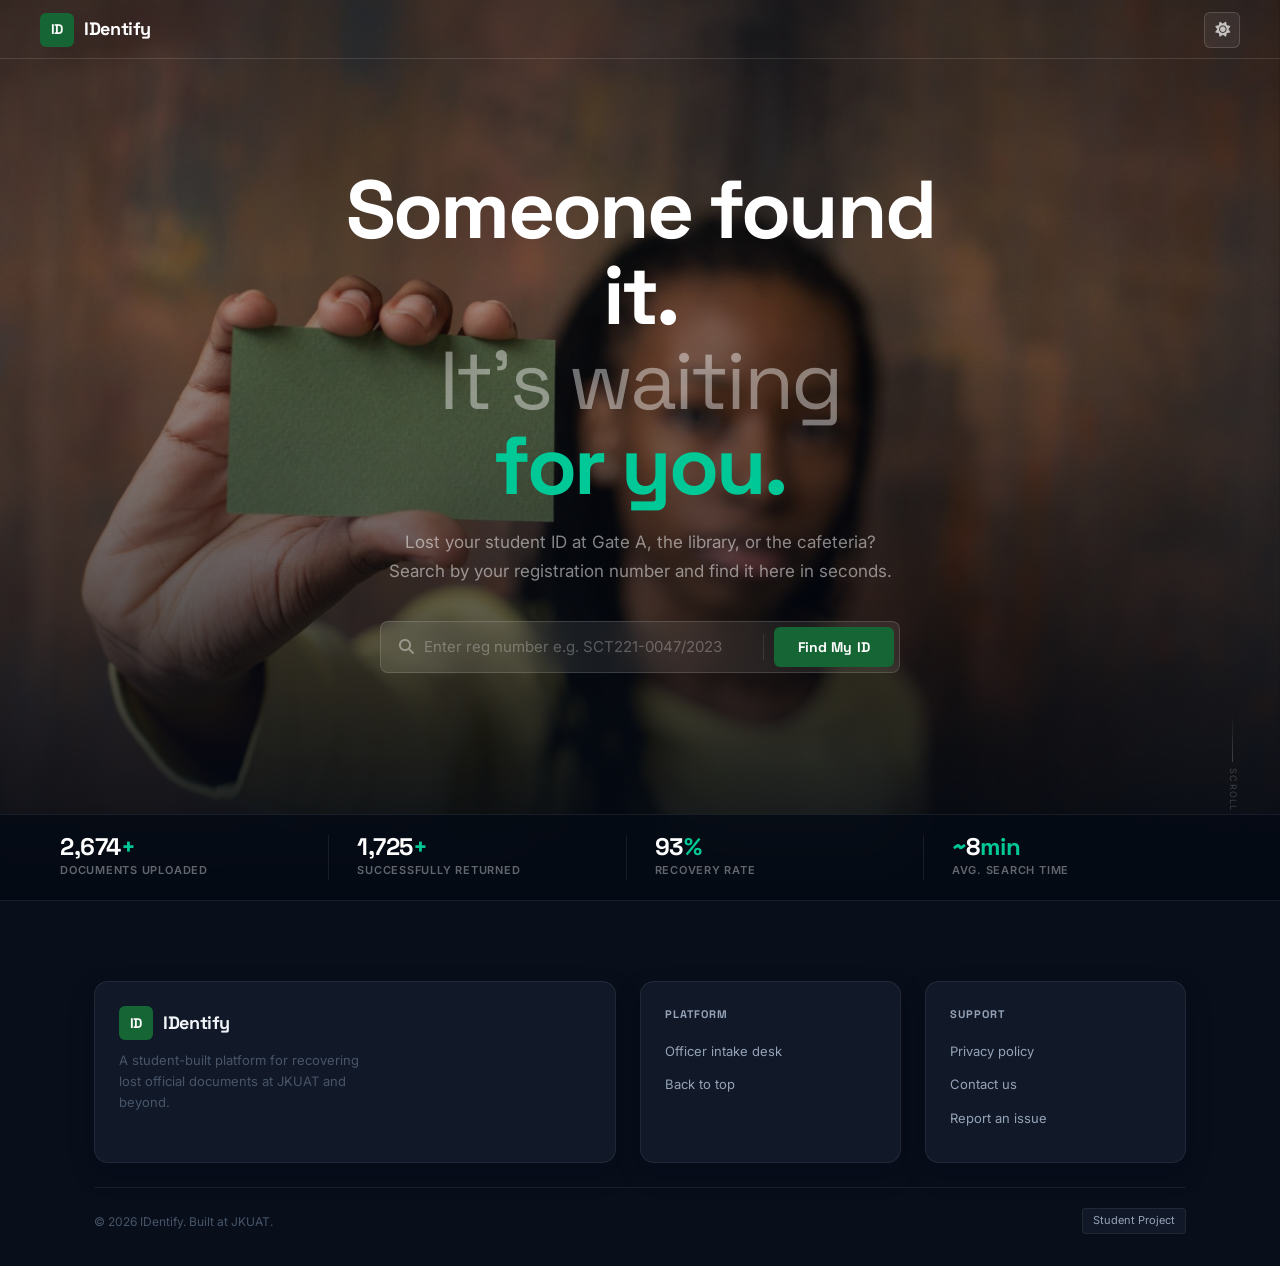
<file: frontend/pages/index.html>
<!doctype html>
<html lang="en" data-theme="dark">
  <head>
    <meta charset="UTF-8" />
    <meta name="viewport" content="width=device-width, initial-scale=1.0" />
    <title>IDentify - Lost Document Recovery</title>
    <meta
      name="description"
      content="Recover your lost student ID, passport or official document in minutes."
    />
    <link rel="preconnect" href="https://fonts.googleapis.com" />
    <link rel="preconnect" href="https://fonts.gstatic.com" crossorigin />
    <link
      href="https://fonts.googleapis.com/css2?family=Space+Grotesk:wght@300;400;500;600;700&family=Inter:wght@300;400;500;600&display=swap"
      rel="stylesheet"
    />
    <link
      rel="stylesheet"
      href="https://cdnjs.cloudflare.com/ajax/libs/font-awesome/6.5.0/css/all.min.css"
    />
    <link rel="stylesheet" href="../css/main.css" />
    <link rel="stylesheet" href="../css/components.css" />
    <link rel="stylesheet" href="../css/pages.css" />

    <style>
      /* ══ GLOBAL RADIUS OVERRIDE - more square ══ */
      :root {
        --r-xs: 4px;
        --r-sm: 6px;
        --r-md: 8px;
        --r-lg: 10px;
        --r-xl: 14px;
        --r-full: 6px; /* pills are now near-square too */
      }

      /* ══ NAVBAR WITH BOTTOM LINE ══ */
      .navbar {
        position: fixed;
        top: 0;
        left: 0;
        right: 0;
        z-index: 100;
        padding: 0 40px;
        height: 60px;
        display: flex;
        align-items: center;
        justify-content: space-between;
        background: transparent;
        border-bottom: 1px solid transparent;
        transition:
          background 0.3s,
          border-color 0.3s;
      }
      .navbar::after {
        content: "";
        position: absolute;
        bottom: 0;
        left: 0;
        right: 0;
        height: 1px;
        background: rgba(255, 255, 255, 0.12);
      }
      .navbar.scrolled {
        background: rgba(6, 12, 22, 0.9);
        backdrop-filter: blur(20px);
        -webkit-backdrop-filter: blur(20px);
      }
      [data-theme="light"] .navbar::after {
        background: rgba(0, 0, 0, 0.1);
      }
      [data-theme="light"] .navbar.scrolled {
        background: rgba(248, 250, 252, 0.92);
      }

      .nav-logo {
        display: flex;
        align-items: center;
        gap: 10px;
        font-family: var(--font-display);
        font-weight: 700;
        font-size: 18px;
        color: #fff;
        letter-spacing: -0.02em;
      }
      [data-theme="light"] .nav-logo {
        color: var(--text-primary);
      }
      .nav-logo-icon {
        width: 34px;
        height: 34px;
        background: var(--green-800);
        border-radius: var(--r-sm);
        display: flex;
        align-items: center;
        justify-content: center;
        color: white;
        font-size: 14px;
        font-weight: 700;
      }
      .nav-links {
        display: flex;
        align-items: center;
        gap: 4px;
        list-style: none;
      }
      .nav-links a {
        font-size: 14px;
        font-weight: 500;
        color: rgba(255, 255, 255, 0.65);
        padding: 6px 14px;
        border-radius: var(--r-sm);
        transition:
          color 0.2s,
          background 0.2s;
      }
      .nav-links a:hover {
        color: #fff;
        background: rgba(255, 255, 255, 0.07);
      }
      [data-theme="light"] .nav-links a {
        color: var(--text-secondary);
      }
      [data-theme="light"] .nav-links a:hover {
        color: var(--text-primary);
        background: var(--bg-secondary);
      }

      .nav-actions {
        display: flex;
        align-items: center;
        gap: 10px;
      }
      .theme-toggle {
        width: 36px;
        height: 36px;
        border-radius: var(--r-sm);
        border: 1px solid rgba(255, 255, 255, 0.15);
        background: rgba(255, 255, 255, 0.06);
        color: rgba(255, 255, 255, 0.7);
        display: flex;
        align-items: center;
        justify-content: center;
        font-size: 15px;
        cursor: pointer;
        transition: all 0.2s;
      }
      .theme-toggle:hover {
        border-color: var(--green-400);
        color: #fff;
      }
      [data-theme="light"] .theme-toggle {
        border-color: var(--border-strong);
        background: var(--bg-card);
        color: var(--text-secondary);
      }
      .btn-nav-cta {
        display: inline-flex;
        align-items: center;
        gap: 7px;
        padding: 8px 18px;
        border-radius: var(--r-sm);
        background: var(--green-800);
        color: #fff;
        font-size: 13px;
        font-weight: 600;
        font-family: var(--font-body);
        border: none;
        cursor: pointer;
        transition: background 0.2s;
        text-decoration: none;
      }
      .btn-nav-cta:hover {
        background: var(--green-700);
      }

      /* ══ HERO ══ */
      .hero {
        min-height: 100vh;
        position: relative;
        display: flex;
        align-items: center;
        justify-content: center;
        overflow: hidden;
        padding-top: 60px;
        background: #060c16;
      }
      .hero-photo {
        position: absolute;
        inset: 0;
        background-image: url("../assets/images/hero.jpg");
        background-size: cover;
        background-position: center 28%;
        transform: scale(1.04);
        transition: transform 8s ease-out;
        will-change: transform;
      }
      .hero-photo.loaded {
        transform: scale(1);
      }
      .hero-overlay {
        position: absolute;
        inset: 0;
        background: linear-gradient(
          to bottom,
          rgba(4, 10, 20, 0.5) 0%,
          rgba(4, 10, 20, 0.3) 30%,
          rgba(4, 10, 20, 0.65) 70%,
          rgba(4, 10, 20, 1) 100%
        );
      }

      /* CENTER aligned hero content */
      .hero-content {
        position: relative;
        z-index: 3;
        width: 100%;
        max-width: 720px;
        margin: 0 auto;
        padding: 60px 24px 180px;
        text-align: center;
        display: flex;
        flex-direction: column;
        align-items: center;
      }

      .hero-title {
        font-family: var(--font-display);
        font-size: clamp(44px, 7vw, 82px);
        font-weight: 700;
        line-height: 1.04;
        letter-spacing: -0.035em;
        color: #fff;
        margin-bottom: 20px;
      }
      .hero-title .t-dim {
        color: rgba(255, 255, 255, 0.42);
        font-weight: 400;
        display: block;
      }
      .hero-title .t-accent {
        display: block;
        color: #00c896;
      }

      .hero-subtitle {
        font-size: 17px;
        color: rgba(255, 255, 255, 0.5);
        max-width: 520px;
        margin-bottom: 36px;
        line-height: 1.65;
        font-weight: 400;
      }

      /* Search - NO scan animation */
      .search-widget {
        background: rgba(255, 255, 255, 0.08);
        border: 1px solid rgba(255, 255, 255, 0.14);
        border-radius: var(--r-md);
        padding: 5px 5px 5px 18px;
        display: flex;
        align-items: center;
        gap: 10px;
        width: 100%;
        max-width: 520px;
        backdrop-filter: blur(16px);
        -webkit-backdrop-filter: blur(16px);
        transition: border-color 0.2s;
      }
      .search-widget:focus-within {
        border-color: rgba(0, 200, 150, 0.5);
      }
      .search-icon {
        color: rgba(255, 255, 255, 0.4);
        font-size: 15px;
        flex-shrink: 0;
      }
      .search-input {
        flex: 1;
        border: none;
        background: transparent;
        font-family: var(--font-body);
        font-size: 15px;
        color: #fff;
        outline: none;
        padding: 10px 0;
        min-width: 0;
      }
      .search-input::placeholder {
        color: rgba(255, 255, 255, 0.28);
      }
      .search-divider {
        width: 1px;
        height: 26px;
        background: rgba(255, 255, 255, 0.1);
        flex-shrink: 0;
      }
      .search-btn {
        background: var(--green-800);
        color: #fff;
        padding: 11px 24px;
        border-radius: var(--r-sm);
        font-weight: 700;
        font-size: 14px;
        font-family: var(--font-display);
        border: none;
        cursor: pointer;
        transition: background 0.2s;
        white-space: nowrap;
        flex-shrink: 0;
        letter-spacing: 0.01em;
      }
      .search-btn:hover {
        background: var(--green-700);
      }
      .search-hint {
        font-size: 13px;
        color: rgba(255, 255, 255, 0.32);
        margin-top: 12px;
      }
      .search-hint a {
        color: rgba(0, 200, 150, 0.8);
        font-weight: 600;
      }
      .search-hint a:hover {
        color: #00c896;
      }

      /* Stats bar */
      .hero-stats-bar {
        position: absolute;
        bottom: 0;
        left: 0;
        right: 0;
        z-index: 4;
        border-top: 1px solid rgba(255, 255, 255, 0.08);
        background: rgba(4, 10, 20, 0.8);
        backdrop-filter: blur(20px);
        padding: 20px 40px;
      }
      .hero-stats-inner {
        max-width: 1160px;
        margin: 0 auto;
        display: flex;
        align-items: center;
        flex-wrap: wrap;
      }
      .hero-stat {
        flex: 1;
        min-width: 100px;
        padding: 0 28px;
        border-right: 1px solid rgba(255, 255, 255, 0.08);
      }
      .hero-stat:first-child {
        padding-left: 0;
      }
      .hero-stat:last-child {
        border-right: none;
      }
      .hero-stat-num {
        font-family: var(--font-display);
        font-size: 24px;
        font-weight: 700;
        color: #fff;
        letter-spacing: -0.02em;
        line-height: 1;
        margin-bottom: 3px;
      }
      .hero-stat-num .ac {
        color: #00c896;
      }
      .hero-stat-label {
        font-size: 11px;
        color: rgba(255, 255, 255, 0.38);
        font-weight: 600;
        text-transform: uppercase;
        letter-spacing: 0.07em;
      }

      /* Scroll hint */
      .scroll-hint {
        position: absolute;
        bottom: 88px;
        right: 40px;
        z-index: 3;
        display: flex;
        flex-direction: column;
        align-items: center;
        gap: 6px;
      }
      .scroll-line {
        width: 1px;
        height: 48px;
        background: linear-gradient(
          to bottom,
          transparent,
          rgba(255, 255, 255, 0.2)
        );
        animation: scrollPulse 2s ease-in-out infinite;
      }
      @keyframes scrollPulse {
        0%,
        100% {
          opacity: 0.3;
        }
        50% {
          opacity: 0.8;
        }
      }
      .scroll-label {
        font-size: 9px;
        color: rgba(255, 255, 255, 0.2);
        text-transform: uppercase;
        letter-spacing: 0.14em;
        writing-mode: vertical-rl;
      }

      /* ══ FEATURES STRIP ══ */
      .features-strip {
        background: var(--bg-secondary);
        border-top: 1px solid var(--border);
        border-bottom: 1px solid var(--border);
        padding: 4rem 0;
      }
      .features-grid {
        display: grid;
        grid-template-columns: repeat(5, 1fr);
      }
      .feature-item {
        padding: 24px 20px;
        text-align: center;
        border-right: 1px solid var(--border);
      }
      .feature-item:last-child {
        border-right: none;
      }
      .feature-item i {
        font-size: 22px;
        color: var(--green-400);
        margin-bottom: 10px;
        display: block;
      }
      .feature-label {
        font-size: 11px;
        font-weight: 700;
        color: var(--text-secondary);
        text-transform: uppercase;
        letter-spacing: 0.07em;
        margin-bottom: 4px;
      }
      .feature-desc {
        font-size: 11px;
        color: var(--text-muted);
        line-height: 1.5;
      }

      /* ══ UPLOAD CTA ══ */
      .upload-section {
        background: var(--bg-primary);
        padding: 5rem 0;
      }
      .upload-card {
        background: var(--bg-card);
        border: 1px solid var(--border);
        border-radius: var(--r-xl);
        padding: 48px;
        display: grid;
        grid-template-columns: 1fr 1fr;
        gap: 56px;
        align-items: center;
        position: relative;
        overflow: hidden;
        box-shadow: var(--shadow-card);
      }
      .upload-card-content p {
        color: var(--text-secondary);
        font-size: 15px;
        line-height: 1.7;
        margin-bottom: 28px;
      }
      .upload-card-actions {
        display: flex;
        gap: 10px;
        flex-wrap: wrap;
      }
      .btn-primary {
        display: inline-flex;
        align-items: center;
        gap: 8px;
        padding: 11px 22px;
        background: var(--green-700);
        color: #fff;
        border-radius: var(--r-sm);
        font-size: 14px;
        font-weight: 600;
        font-family: var(--font-body);
        border: none;
        cursor: pointer;
        transition: background 0.2s;
        text-decoration: none;
        box-shadow: none;
      }
      .btn-primary:hover {
        background: var(--green-600);
      }
      .btn-ghost {
        display: inline-flex;
        align-items: center;
        gap: 8px;
        padding: 11px 22px;
        background: var(--bg-secondary);
        color: var(--text-primary);
        border-radius: var(--r-sm);
        font-size: 14px;
        font-weight: 600;
        font-family: var(--font-body);
        border: 1px solid var(--border-strong);
        cursor: pointer;
        transition: all 0.2s;
        text-decoration: none;
        box-shadow: none;
      }
      .btn-ghost:hover {
        border-color: var(--green-400);
        background: var(--bg-card);
      }
      .upload-dropzone {
        border: 1.5px dashed var(--border-strong);
        border-radius: var(--r-lg);
        padding: 40px 24px;
        text-align: center;
        cursor: pointer;
        background: var(--bg-secondary);
        transition:
          border-color 0.2s,
          background 0.2s;
      }
      .upload-dropzone:hover {
        border-color: var(--green-400);
        background: var(--bg-card);
      }
      .upload-dropzone i {
        font-size: 36px;
        color: var(--green-400);
        margin-bottom: 12px;
        display: block;
      }
      .upload-dropzone h3 {
        font-family: var(--font-display);
        font-size: 15px;
        font-weight: 600;
        color: var(--text-primary);
        margin-bottom: 6px;
      }
      .upload-dropzone p {
        font-size: 13px;
        color: var(--text-muted);
        margin-bottom: 14px;
      }
      .file-types {
        display: flex;
        gap: 6px;
        justify-content: center;
        flex-wrap: wrap;
      }
      .file-type-tag {
        padding: 2px 8px;
        border-radius: var(--r-xs);
        border: 1px solid var(--border);
        font-size: 10px;
        font-weight: 700;
        color: var(--text-muted);
        text-transform: uppercase;
        letter-spacing: 0.05em;
        background: var(--bg-card);
      }

      /* ══ SECTION LABELS ══ */
      .section-eyebrow {
        font-size: 11px;
        font-weight: 700;
        text-transform: uppercase;
        letter-spacing: 0.1em;
        color: var(--green-400);
        margin-bottom: 12px;
      }
      .section-title {
        font-family: var(--font-display);
        font-size: clamp(26px, 4vw, 40px);
        font-weight: 700;
        letter-spacing: -0.025em;
        color: var(--text-primary);
        line-height: 1.15;
        margin-bottom: 12px;
      }
      .section-subtitle {
        font-size: 16px;
        color: var(--text-secondary);
        max-width: 480px;
        line-height: 1.6;
      }

      /* ══ FOOTER ══ */
      .footer {
        background: var(--bg-primary);
        border-top: 1px solid var(--border);
        padding: 5rem 0 2rem;
      }
      .footer-inner {
        display: grid;
        grid-template-columns: 2fr 1fr 1fr;
        gap: 24px;
        margin-bottom: 24px;
      }
      .footer-brand,
      .footer-col {
        background: var(--bg-card);
        border: 1px solid var(--border);
        border-radius: var(--r-xl);
        padding: 24px;
        box-shadow: var(--shadow-card);
      }
      .footer-brand p {
        font-size: 13px;
        color: var(--text-muted);
        margin-top: 10px;
        max-width: 260px;
        line-height: 1.6;
      }
      .footer-col h4 {
        font-family: var(--font-display);
        font-size: 11px;
        font-weight: 700;
        text-transform: uppercase;
        letter-spacing: 0.09em;
        color: var(--text-secondary);
        margin-bottom: 14px;
      }
      .footer-col ul {
        list-style: none;
      }
      .footer-col li {
        margin-bottom: 8px;
      }
      .footer-col a {
        font-size: 13px;
        color: var(--text-secondary);
        transition: color 0.2s;
      }
      .footer-col a:hover {
        color: var(--green-400);
      }
      .footer-bottom {
        border-top: 1px solid var(--border);
        padding-top: 20px;
        display: flex;
        justify-content: space-between;
        align-items: center;
        flex-wrap: wrap;
        gap: 10px;
      }
      .footer-bottom p {
        font-size: 12px;
        color: var(--text-muted);
      }
      .footer-badge {
        font-size: 11px;
        padding: 3px 10px;
        border-radius: var(--r-xs);
        border: 1px solid var(--border);
        color: var(--text-secondary);
        background: var(--bg-card);
      }

      /* ══ MODAL ══ */
      .modal-overlay {
        position: fixed;
        inset: 0;
        background: rgba(0, 0, 0, 0.55);
        backdrop-filter: blur(8px);
        z-index: 200;
        display: flex;
        align-items: center;
        justify-content: center;
        padding: 24px;
        opacity: 0;
        visibility: hidden;
        transition: all 0.2s;
      }
      .modal-overlay.active {
        opacity: 1;
        visibility: visible;
      }
      .modal {
        background: var(--bg-card);
        border: 1px solid var(--border-strong);
        border-radius: var(--r-xl);
        width: 100%;
        max-width: 500px;
        transform: translateY(14px);
        transition: transform 0.2s;
      }
      .modal-overlay.active .modal {
        transform: translateY(0);
      }
      .modal-header {
        padding: 20px 24px;
        border-bottom: 1px solid var(--border);
        display: flex;
        align-items: center;
        justify-content: space-between;
      }
      .modal-title {
        font-family: var(--font-display);
        font-size: 16px;
        font-weight: 600;
        color: var(--text-primary);
      }
      .modal-close {
        width: 30px;
        height: 30px;
        border-radius: var(--r-xs);
        display: flex;
        align-items: center;
        justify-content: center;
        color: var(--text-muted);
        font-size: 16px;
        cursor: pointer;
        background: var(--bg-secondary);
        border: 1px solid var(--border);
        transition: all 0.2s;
      }
      .modal-close:hover {
        color: var(--text-primary);
      }
      .modal-body {
        padding: 24px;
      }
      .result-card {
        border: 1px solid var(--border);
        border-radius: var(--r-md);
        padding: 18px;
        background: var(--bg-secondary);
      }
      .result-card-header {
        display: flex;
        align-items: center;
        gap: 10px;
        margin-bottom: 14px;
      }
      .result-avatar {
        width: 44px;
        height: 44px;
        border-radius: var(--r-sm);
        background: var(--green-800);
        display: flex;
        align-items: center;
        justify-content: center;
        font-size: 16px;
        color: #fff;
        font-weight: 700;
        position: relative;
        overflow: hidden;
      }
      .blur-overlay {
        position: absolute;
        inset: 0;
        background: rgba(10, 92, 54, 0.65);
        backdrop-filter: blur(5px);
        display: flex;
        align-items: center;
        justify-content: center;
        font-size: 14px;
      }
      .result-info {
        flex: 1;
      }
      .result-name {
        font-size: 14px;
        font-weight: 600;
        color: var(--text-primary);
        margin-bottom: 2px;
        filter: blur(5px);
        user-select: none;
      }
      .result-reg {
        font-size: 11px;
        color: var(--text-muted);
        font-family: monospace;
      }
      .result-badge {
        font-size: 10px;
        font-weight: 700;
        padding: 2px 8px;
        border-radius: var(--r-xs);
        background: rgba(0, 200, 150, 0.1);
        color: var(--green-400);
        border: 1px solid rgba(0, 200, 150, 0.2);
      }
      .result-details {
        display: grid;
        grid-template-columns: 1fr 1fr;
        gap: 8px;
        margin-bottom: 14px;
      }
      .result-detail-label {
        font-size: 10px;
        color: var(--text-muted);
        text-transform: uppercase;
        letter-spacing: 0.07em;
        margin-bottom: 2px;
      }
      .result-detail-value {
        font-size: 12px;
        color: var(--text-secondary);
        font-weight: 500;
      }
      .divider {
        height: 1px;
        background: var(--border);
        margin: 14px 0;
      }
      .verify-prompt {
        background: rgba(0, 200, 150, 0.06);
        border: 1px solid rgba(0, 200, 150, 0.18);
        border-radius: var(--r-md);
        padding: 14px;
        text-align: center;
      }
      .verify-prompt p {
        font-size: 12px;
        color: var(--text-secondary);
        margin-bottom: 10px;
      }
      .alert-info {
        background: rgba(0, 200, 150, 0.07);
        border: 1px solid rgba(0, 200, 150, 0.18);
        border-radius: var(--r-sm);
        padding: 10px 12px;
        font-size: 12px;
        color: var(--green-400);
        display: flex;
        gap: 8px;
        margin-bottom: 14px;
      }

      /* ══ TOAST ══ */
      .toast {
        position: fixed;
        bottom: 20px;
        right: 20px;
        z-index: 300;
        background: var(--bg-card);
        border: 1px solid var(--border-strong);
        border-radius: var(--r-md);
        padding: 12px 16px;
        display: flex;
        align-items: center;
        gap: 8px;
        font-size: 13px;
        font-weight: 500;
        color: var(--text-primary);
        transform: translateY(70px);
        opacity: 0;
        transition: all 0.3s cubic-bezier(0.4, 0, 0.2, 1);
        max-width: 280px;
      }
      .toast.show {
        transform: translateY(0);
        opacity: 1;
      }

      /* ══ MOBILE ══ */
      .hamburger {
        display: none;
        flex-direction: column;
        gap: 5px;
        width: 26px;
        cursor: pointer;
      }
      .hamburger span {
        display: block;
        height: 2px;
        background: rgba(255, 255, 255, 0.7);
        border-radius: 1px;
      }
      .mobile-menu {
        position: fixed;
        inset: 0;
        background: var(--bg-primary);
        z-index: 90;
        display: flex;
        flex-direction: column;
        align-items: center;
        justify-content: center;
        gap: 28px;
        transform: translateX(100%);
        transition: transform 0.3s;
      }
      .mobile-menu.open {
        transform: translateX(0);
      }
      .mobile-menu a {
        font-family: var(--font-display);
        font-size: 26px;
        font-weight: 600;
        color: var(--text-primary);
      }

      @media (max-width: 860px) {
        .nav-links {
          display: none;
        }
        .hamburger {
          display: flex;
        }
        .lattice-slide {
          grid-template-columns: 1fr;
        }
        .slide-visual {
          display: none;
        }
        .lattice-tabs {
          max-width: 100%;
        }
        .features-grid {
          grid-template-columns: repeat(3, 1fr);
        }
        .upload-card {
          grid-template-columns: 1fr;
          padding: 32px 24px;
          gap: 28px;
        }
        .footer-inner {
          grid-template-columns: 1fr 1fr;
        }
        .footer-inner .footer-brand {
          grid-column: 1/-1;
        }
      }
      @media (max-width: 600px) {
        .hero-title {
          font-size: 38px;
        }
        .search-widget {
          flex-wrap: wrap;
          padding: 10px;
        }
        .search-divider {
          display: none;
        }
        .search-btn {
          width: 100%;
          border-radius: var(--r-sm);
          padding: 12px;
          justify-content: center;
        }
        .hero-stats-inner {
          flex-wrap: wrap;
        }
        .hero-stat {
          min-width: 45%;
          padding: 12px 16px;
        }
        .lattice-slide {
          padding: 24px 20px;
        }
        .lattice-footer {
          padding: 14px 20px 20px;
        }
        .features-grid {
          grid-template-columns: 1fr 1fr;
        }
        .feature-item {
          border-right: none;
          border-bottom: 1px solid rgba(255, 255, 255, 0.07);
        }
        .scroll-hint {
          display: none;
        }
        .footer-inner {
          grid-template-columns: 1fr;
        }
      }
    </style>
  </head>

  <body>
    <!-- NAVBAR -->
    <nav class="navbar" id="navbar">
      <div class="nav-logo">
        <div class="nav-logo-icon">ID</div>
        IDentify
      </div>
      <div class="nav-actions">
        <button class="theme-toggle" id="themeToggle" aria-label="Toggle theme">
          <i class="fa-solid fa-moon"></i>
        </button>
      </div>
    </nav>

    <!-- HERO -->
    <section class="hero" id="home">
      <div class="hero-photo" id="heroBg"></div>
      <div class="hero-overlay"></div>

      <div class="hero-content">
        <h1 class="hero-title">
          Someone found it.<br />
          <span class="t-dim">It's waiting</span>
          <span class="t-accent">for you.</span>
        </h1>
        <p class="hero-subtitle">
          Lost your student ID at Gate A, the library, or the cafeteria? Search
          by your registration number and find it here in seconds.
        </p>

        <div class="search-widget">
          <span class="search-icon"
            ><i class="fa-solid fa-magnifying-glass"></i
          ></span>
          <input
            type="text"
            class="search-input"
            id="mainSearchInput"
            placeholder="Enter reg number e.g. SCT221-0047/2023"
            autocomplete="off"
            spellcheck="false"
          />
          <div class="search-divider"></div>
          <button class="search-btn" onclick="handleSearch()">
            Find My ID
          </button>
        </div>
      </div>

      <div class="scroll-hint">
        <div class="scroll-line"></div>
        <span class="scroll-label">Scroll</span>
      </div>

      <div class="hero-stats-bar">
        <div class="hero-stats-inner">
          <div class="hero-stat">
            <div class="hero-stat-num">
              <span class="countup" data-target="2841" id="s1">0</span
              ><span class="ac">+</span>
            </div>
            <div class="hero-stat-label">Documents uploaded</div>
          </div>
          <div class="hero-stat">
            <div class="hero-stat-num">
              <span class="countup" data-target="1934" id="s2">0</span
              ><span class="ac">+</span>
            </div>
            <div class="hero-stat-label">Successfully returned</div>
          </div>
          <div class="hero-stat">
            <div class="hero-stat-num">
              <span class="countup" data-target="94" id="s3">0</span
              ><span class="ac">%</span>
            </div>
            <div class="hero-stat-label">Recovery rate</div>
          </div>
          <div class="hero-stat">
            <div class="hero-stat-num">
              <span class="ac">~</span>8<span class="ac">min</span>
            </div>
            <div class="hero-stat-label">Avg. search time</div>
          </div>
        </div>
      </div>
    </section>

    <!-- FEATURES -->
    <!-- <div class="features-strip">
    <div class="container">
      <div class="features-grid">
        <div class="feature-item"><i class="fa-solid fa-bolt"></i><div class="feature-label">Instant Search</div><div class="feature-desc">Live database results in milliseconds</div></div>
        <div class="feature-item"><i class="fa-solid fa-mobile-screen"></i><div class="feature-label">Mobile First</div><div class="feature-desc">Built for your phone, any connection</div></div>
         <div class="feature-item"><i class="fa-solid fa-folder-open"></i><div class="feature-label">All Doc Types</div><div class="feature-desc">IDs, passports, library cards and more</div></div> -->
    <!-- <div class="feature-item"><i class="fa-solid fa-clock"></i><div class="feature-label">24/7 Available</div><div class="feature-desc">Search and upload any time, any day</div></div>
      </div>
    </div>
  </div> -->

    <!-- FOOTER -->
    <footer class="footer">
      <div class="container">
        <div class="footer-inner">
          <div class="footer-brand">
            <div class="nav-logo" style="color: var(--text-primary)">
              <div class="nav-logo-icon">ID</div>
              IDentify
            </div>
            <p>
              A student-built platform for recovering lost official documents at
              JKUAT and beyond.
            </p>
          </div>
          <div class="footer-col">
            <h4>Platform</h4>
            <ul>
              <li><a href="officer.html">Officer intake desk</a></li>
              <li><a href="#home">Back to top</a></li>
            </ul>
          </div>
          <div class="footer-col">
            <h4>Support</h4>
            <ul>
              <li><a href="#">Privacy policy</a></li>
              <li><a href="#">Contact us</a></li>
              <li><a href="#">Report an issue</a></li>
            </ul>
          </div>
        </div>
        <div class="footer-bottom">
          <p>&copy; 2026 IDentify. Built at JKUAT.</p>
          <span class="footer-badge">Student Project</span>
        </div>
      </div>
    </footer>

    <!-- MODAL -->
    <div class="modal-overlay" id="searchModal">
      <div class="modal">
        <div class="modal-header">
          <h2 class="modal-title">Search Results</h2>
          <button class="modal-close" onclick="closeModal()">
            <i class="fa-solid fa-xmark"></i>
          </button>
        </div>
        <div class="modal-body" id="modalBody"></div>
      </div>
    </div>

    <!-- TOAST -->
    <div class="toast" id="toast">
      <span id="toastIcon"></span>
      <span id="toastMsg"></span>
    </div>

    <script>
      /* ── THEME ── */
      const html = document.documentElement;
      const saved = localStorage.getItem("identify-theme") || "dark";
      html.setAttribute("data-theme", saved);
      const themeBtn = document.getElementById("themeToggle");
      themeBtn.innerHTML =
        saved === "dark"
          ? '<i class="fa-solid fa-sun"></i>'
          : '<i class="fa-solid fa-moon"></i>';
      themeBtn.addEventListener("click", () => {
        const next =
          html.getAttribute("data-theme") === "dark" ? "light" : "dark";
        html.setAttribute("data-theme", next);
        localStorage.setItem("identify-theme", next);
        themeBtn.innerHTML =
          next === "dark"
            ? '<i class="fa-solid fa-sun"></i>'
            : '<i class="fa-solid fa-moon"></i>';
      });

      /* ── HERO PHOTO ── */
      const heroBg = document.getElementById("heroBg");
      const img = new Image();
      img.onload = () => heroBg.classList.add("loaded");
      img.src = "../assets/images/hero.jpg";

      /* ── NAVBAR ── */
      const navbar = document.getElementById("navbar");
      window.addEventListener("scroll", () => {
        navbar.classList.toggle("scrolled", window.scrollY > 60);
      });

      /* ── SEARCH ── */
      document
        .getElementById("mainSearchInput")
        .addEventListener("keydown", (e) => {
          if (e.key === "Enter") handleSearch();
        });
      function handleSearch() {
        const q = document.getElementById("mainSearchInput").value.trim();
        if (!q) {
          showToast(
            '<i class="fa-solid fa-triangle-exclamation"></i>',
            "Enter your registration number first.",
          );
          return;
        }
        openModal(q);
      }

      /* ── MODAL ── */
      function handleSearch() {
        const q = document.getElementById("mainSearchInput").value.trim();
        if (!q) {
          showToast(
            '<i class="fa-solid fa-triangle-exclamation"></i>',
            "Enter your registration number first.",
          );
          return;
        }
        openModal(q);
      }

      async function openModal(reg) {
        const overlay = document.getElementById("searchModal");
        const body = document.getElementById("modalBody");

        // Show spinner
        body.innerHTML = `
        <div style="text-align:center;padding:28px 0">
            <div style="width:40px;height:40px;border:3px solid var(--green-400);border-top-color:transparent;border-radius:50%;animation:spin .8s linear infinite;margin:0 auto 14px"></div>
            <p style="color:var(--text-muted);font-size:13px">Searching for <strong style="color:var(--text-primary)">${reg}</strong></p>
        </div>
        <style>@keyframes spin{to{transform:rotate(360deg)}}</style>`;
        overlay.classList.add("active");

        // Hit the real backend
        try {
          const response = await fetch(
            "/backend/api/student/search-id.php?q=" +
              encodeURIComponent(reg),
          );
          const result = await response.json();

          if (!result.success || result.data.length === 0) {
            body.innerHTML = `
                <div style="text-align:center;padding:28px 0">
                    <i class="fa-solid fa-circle-xmark" style="font-size:36px;color:var(--text-muted);margin-bottom:12px;display:block"></i>
                    <p style="color:var(--text-primary);font-weight:600;margin-bottom:6px">No record found</p>
                    <p style="color:var(--text-muted);font-size:13px">No ID matching <strong>${reg}</strong> is currently in custody.<br>Check back later or visit the nearest gate.</p>
                </div>`;
            return;
          }

          const item = result.data[0];
          body.innerHTML = `
            <div class="alert-info"><i class="fa-solid fa-circle-check"></i><span>Document found matching <strong>${reg}</strong></span></div>
            <div class="result-card">
                <div class="result-card-header">
                    <div class="result-avatar">
                        <i class="fa-solid fa-id-card"></i>
                        <div class="blur-overlay"><i class="fa-solid fa-lock"></i></div>
                    </div>
                    <div class="result-info">
                        <div class="result-name">${item.full_name}</div>
                        <div class="result-reg">${item.reg_number}</div>
                    </div>
                    <span class="result-badge">Found</span>
                </div>
                <div class="result-details">
                    <div><div class="result-detail-label">College</div><div class="result-detail-value">${item.college}</div></div>
                    <div><div class="result-detail-label">Found at</div><div class="result-detail-value">${item.gate}</div></div>
                    <div><div class="result-detail-label">Date logged</div><div class="result-detail-value">${new Date(item.date_logged).toLocaleString("en-KE", { dateStyle: "medium", timeStyle: "short" })}</div></div>
                    <div><div class="result-detail-label">Status</div><div class="result-detail-value" style="color:var(--green-400);font-weight:700">Available</div></div>
                </div>
                <div class="divider"></div>
                <div class="verify-prompt">
                    <p>Go to ${item.gate} to collect your ID. The officer will verify your identity before handing it over.</p>
                </div>
            </div>
            <p style="font-size:11px;color:var(--text-muted);text-align:center;margin-top:12px">
                Not yours? <a href="officer.html" style="color:var(--green-400)">Report a found document</a>
            </p>`;
        } catch (err) {
          body.innerHTML = `
            <div style="text-align:center;padding:28px 0">
                <p style="color:var(--text-muted);font-size:13px">Something went wrong. Try again.</p>
            </div>`;
        }
      }
      function closeModal() {
        document.getElementById("searchModal").classList.remove("active");
      }
      document.getElementById("searchModal").addEventListener("click", (e) => {
        if (e.target.id === "searchModal") closeModal();
      });

      /* ── COUNT-UP ── */
      function animateCount(el, target, dur = 1800) {
        const start = performance.now();
        const tick = (now) => {
          const p = Math.min((now - start) / dur, 1);
          const eased = 1 - Math.pow(1 - p, 3);
          el.textContent = Math.floor(eased * target).toLocaleString();
          if (p < 1) requestAnimationFrame(tick);
          else el.textContent = target.toLocaleString();
        };
        requestAnimationFrame(tick);
      }
      let counted = false;
      setTimeout(() => {
        if (!counted) {
          counted = true;
          animateCount(document.getElementById("s1"), 2841);
          animateCount(document.getElementById("s2"), 1934, 2100);
          animateCount(document.getElementById("s3"), 94, 1300);
        }
      }, 700);

      /* ── TOAST ── */
      function showToast(icon, msg) {
        const t = document.getElementById("toast");
        document.getElementById("toastIcon").innerHTML = icon;
        document.getElementById("toastMsg").textContent = msg;
        t.classList.add("show");
        setTimeout(() => t.classList.remove("show"), 3200);
      }
    </script>
  </body>
</html>
</file>
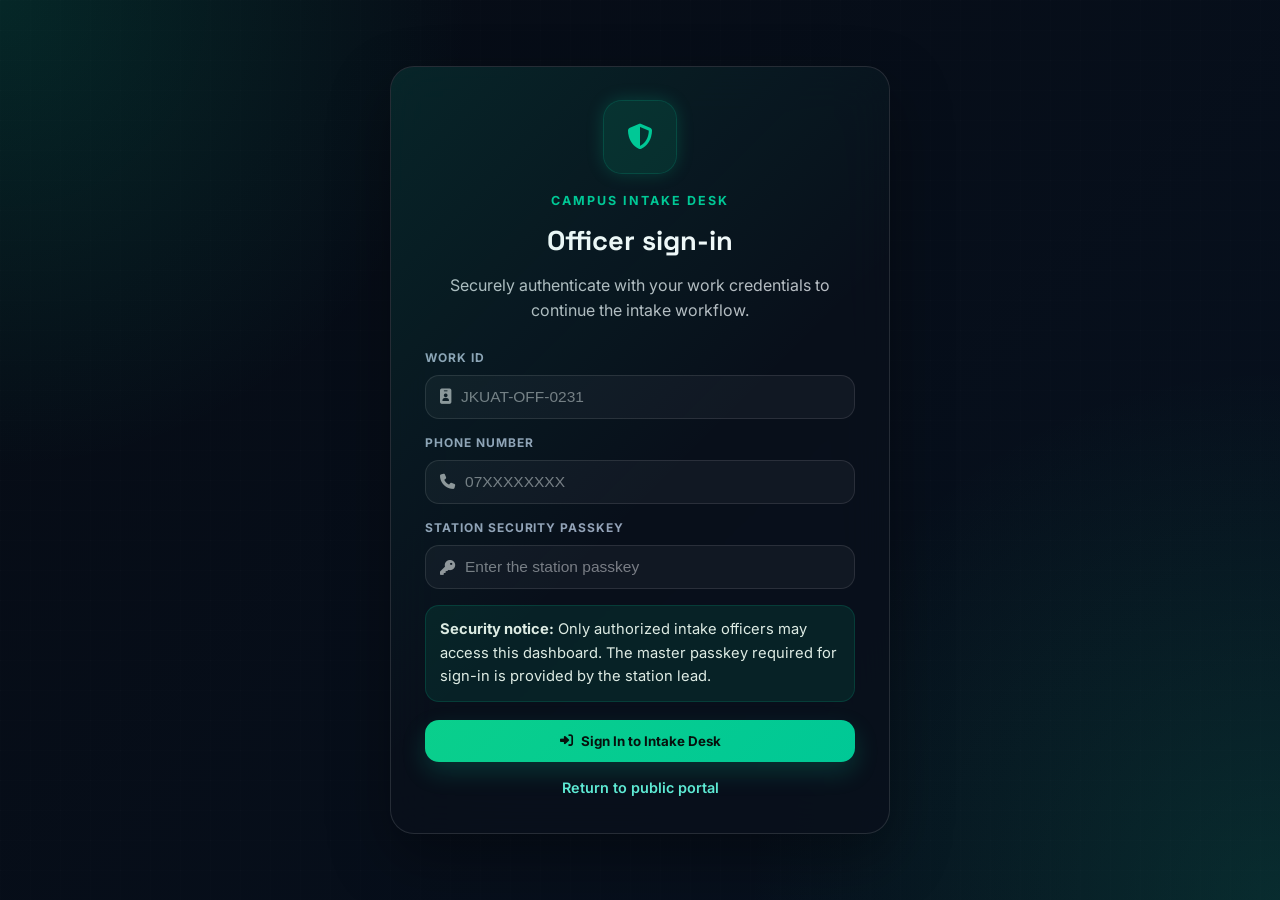
<file: frontend/pages/officer-login.html>
<!DOCTYPE html>
<html lang="en" data-theme="dark">
<head>
  <meta charset="UTF-8" />
  <meta name="viewport" content="width=device-width, initial-scale=1.0" />
  <title>IDentify - Officer Intake Login</title>
  <meta name="description" content="Secure officer login for the campus intake desk." />
  <link rel="preconnect" href="https://fonts.googleapis.com" />
  <link rel="preconnect" href="https://fonts.gstatic.com" crossorigin />
  <link href="https://fonts.googleapis.com/css2?family=Space+Grotesk:wght@500;700&family=Inter:wght@400;500;600&display=swap" rel="stylesheet" />
  <link rel="stylesheet" href="https://cdnjs.cloudflare.com/ajax/libs/font-awesome/6.5.0/css/all.min.css" />
  <link rel="stylesheet" href="../css/main.css" />
  <link rel="stylesheet" href="../css/components.css" />
  <link rel="stylesheet" href="../css/pages.css" />
  <style>
    :root {
      color-scheme: dark;
    }

    body {
      min-height: 100vh;
      margin: 0;
      display: grid;
      place-items: center;
      padding: 24px;
      font-family: 'Inter', sans-serif;
      background:
        radial-gradient(circle at top left, rgba(0, 200, 150, 0.15), transparent 30%),
        radial-gradient(circle at bottom right, rgba(16, 185, 129, 0.16), transparent 34%),
        linear-gradient(135deg, #060b14 0%, #07111f 100%);
      color: #f8fafc;
    }

    body::before {
      content: '';
      position: fixed;
      inset: 0;
      background-image: linear-gradient(rgba(255,255,255,0.03) 1px, transparent 1px), linear-gradient(90deg, rgba(255,255,255,0.03) 1px, transparent 1px);
      background-size: 30px 30px;
      opacity: 0.35;
      pointer-events: none;
    }

    .login-card {
      width: min(100%, 500px);
      padding: 34px;
      border-radius: 24px;
      border: 1px solid rgba(255,255,255,0.12);
      background: rgba(10, 16, 27, 0.78);
      box-shadow: 0 24px 60px rgba(0, 0, 0, 0.34);
      backdrop-filter: blur(24px);
      -webkit-backdrop-filter: blur(24px);
      position: relative;
      overflow: hidden;
    }

    .login-card::before {
      content: '';
      position: absolute;
      inset: 0;
      background: linear-gradient(135deg, rgba(0, 200, 150, 0.12), transparent 55%);
      pointer-events: none;
    }

    .badge {
      width: 72px;
      height: 72px;
      margin: 0 auto 18px;
      display: grid;
      place-items: center;
      border-radius: 18px;
      font-size: 1.6rem;
      color: #00c896;
      background: rgba(0, 200, 150, 0.12);
      box-shadow: 0 0 0 1px rgba(0, 200, 150, 0.2), 0 0 18px rgba(0, 200, 150, 0.23);
    }

    .eyebrow {
      text-align: center;
      color: #00c896;
      font-weight: 700;
      letter-spacing: 0.16em;
      text-transform: uppercase;
      font-size: 0.78rem;
      margin-bottom: 8px;
    }

    h1 {
      text-align: center;
      font-family: 'Space Grotesk', sans-serif;
      font-size: 1.7rem;
      margin-bottom: 10px;
      color: #f8fafc;
    }

    .subtext {
      text-align: center;
      color: rgba(241, 245, 249, 0.76);
      margin-bottom: 24px;
      line-height: 1.6;
    }

    .field-group {
      display: flex;
      flex-direction: column;
      gap: 8px;
      margin-bottom: 14px;
    }

    label {
      font-size: 0.95rem;
      font-weight: 600;
      color: #e2e8f0;
    }

    .input-shell {
      display: flex;
      align-items: center;
      gap: 10px;
      padding: 12px 14px;
      border-radius: 14px;
      border: 1px solid rgba(255,255,255,0.1);
      background: rgba(255,255,255,0.04);
      transition: border-color 0.2s ease, box-shadow 0.2s ease;
    }

    .input-shell:focus-within {
      border-color: rgba(0, 200, 150, 0.45);
      box-shadow: 0 0 0 3px rgba(0, 200, 150, 0.14);
    }

    .input-shell i {
      color: rgba(255,255,255,0.55);
      font-size: 0.95rem;
    }

    input {
      flex: 1;
      border: none;
      outline: none;
      background: transparent;
      color: #f8fafc;
      font-size: 0.97rem;
    }

    input::placeholder {
      color: rgba(248, 250, 252, 0.45);
    }

    .notice {
      margin: 16px 0 18px;
      padding: 12px 14px;
      border-radius: 14px;
      border: 1px solid rgba(0, 200, 150, 0.16);
      background: rgba(0, 200, 150, 0.1);
      color: rgba(240, 253, 244, 0.92);
      font-size: 0.92rem;
      line-height: 1.6;
    }

    .error-alert {
      margin-bottom: 16px;
      padding: 12px 14px;
      border-radius: 14px;
      border: 1px solid rgba(248, 113, 113, 0.28);
      background: rgba(127, 29, 29, 0.26);
      color: #fecaca;
      font-size: 0.95rem;
    }

    .btn-primary {
      width: 100%;
      display: inline-flex;
      align-items: center;
      justify-content: center;
      gap: 8px;
      padding: 13px 16px;
      border-radius: 14px;
      font-weight: 700;
      color: #07110d;
      background: linear-gradient(135deg, #0acf8c, #00c896);
      box-shadow: 0 10px 24px rgba(0, 200, 150, 0.2);
      transition: transform 0.2s ease, box-shadow 0.2s ease;
    }

    .btn-primary:hover {
      transform: translateY(-2px);
      box-shadow: 0 14px 30px rgba(0, 200, 150, 0.28);
    }

    .footer-link {
      display: block;
      text-align: center;
      margin-top: 14px;
      color: rgba(248, 250, 252, 0.72);
      font-size: 0.9rem;
    }

    .footer-link a {
      color: #5eead4;
      font-weight: 600;
    }
  </style>
</head>
<body>
  <main class="login-card" role="main">
    <div class="badge" aria-hidden="true"><i class="fa-solid fa-shield-halved"></i></div>
    <div class="eyebrow">Campus intake desk</div>
    <h1>Officer sign-in</h1>
    <p class="subtext">Securely authenticate with your work credentials to continue the intake workflow.</p>

    <form id="officerLoginForm" novalidate>
      <div class="field-group">
        <label for="workId">Work ID</label>
        <div class="input-shell">
          <i class="fa-solid fa-id-badge"></i>
          <input id="workId" name="workId" type="text" placeholder="JKUAT-OFF-0231" required />
        </div>
      </div>

      <div class="field-group">
        <label for="phoneNumber">Phone Number</label>
        <div class="input-shell">
          <i class="fa-solid fa-phone"></i>
          <input id="phoneNumber" name="phoneNumber" type="tel" placeholder="07XXXXXXXX" required />
        </div>
      </div>

      <div class="field-group">
        <label for="passkey">Station Security Passkey</label>
        <div class="input-shell">
          <i class="fa-solid fa-key"></i>
          <input id="passkey" name="passkey" type="password" placeholder="Enter the station passkey" required />
        </div>
      </div>

      <div id="formError" class="error-alert" hidden role="alert"></div>

      <div class="notice">
        <strong>Security notice:</strong> Only authorized intake officers may access this dashboard. The master passkey required for sign-in is provided by the station lead.
      </div>

      <button class="btn-primary" type="submit"><i class="fa-solid fa-right-to-bracket"></i> Sign In to Intake Desk</button>
    </form>

    <div class="footer-link">
      <a href="index.html">Return to public portal</a>
    </div>
  </main>

  <script src="../js/officer-login.js"></script>
</body>
</html>
</file>
<file: frontend/css/main.css>
@import url('https://fonts.googleapis.com/css2?family=Space+Grotesk:wght@300;400;500;600;700&family=Inter:wght@300;400;500;600&display=swap');

/* ── TOKENS ── */
:root {
  --green-950: #052e16;
  --green-900: #14532d;
  --green-800: #166534;
  --green-700: #15803d;
  --green-600: #16a34a;
  --green-500: #22c55e;
  --green-400: #00a859;
  --green-300: #10b981;
  --green-100: #dcfce7;
  --gold: #f59e0b;

  /* Light theme */
  --bg-primary: #f8fafc;
  --bg-secondary: #f1f5f9;
  --bg-card: #ffffff;
  --bg-card-hover: #f8fafc;
  --text-primary: #0f172a;
  --text-secondary: #475569;
  --text-muted: #94a3b8;
  --border: rgba(0,0,0,0.07);
  --border-strong: rgba(0,0,0,0.12);
  --shadow-sm: 0 1px 3px rgba(0,0,0,0.06);
  --shadow-md: 0 4px 12px rgba(0,0,0,0.07);
  --shadow-card: 0 10px 24px rgba(15,23,42,0.08);
  --accent-glow: rgba(0,168,89,0.12);
  --radius-sm: var(--r-sm);
  --radius-md: var(--r-md);
  --radius-lg: var(--r-lg);
  --radius-xl: var(--r-xl);
  --radius-full: var(--r-full);
  --card-bg: var(--bg-card);
  --border-color: var(--border);

  --font-display: 'Space Grotesk', sans-serif;
  --font-body: 'Inter', sans-serif;
  --font-mono: 'SF Mono', 'Fira Code', monospace;
  --transition: 0.2s ease;
}

[data-theme="dark"] {
  --bg-primary: #080e1a;
  --bg-secondary: #0d1520;
  --bg-card: #111827;
  --bg-card-hover: #162032;
  --text-primary: #f1f5f9;
  --text-secondary: #94a3b8;
  --text-muted: #475569;
  --border: rgba(255,255,255,0.07);
  --border-strong: rgba(255,255,255,0.11);
  --shadow-sm: 0 1px 3px rgba(0,0,0,0.4);
  --shadow-md: 0 4px 12px rgba(0,0,0,0.5);
  --shadow-card: 0 10px 24px rgba(2,6,23,0.3);
  --accent-glow: rgba(0,168,89,0.14);
}

/* ── RESET ── */
*, *::before, *::after { box-sizing: border-box; margin: 0; padding: 0; }
html { scroll-behavior: smooth; }
body {
  font-family: var(--font-body);
  background: var(--bg-primary);
  color: var(--text-primary);
  line-height: 1.6;
  transition: background 0.3s, color 0.3s;
  overflow-x: hidden;
}
a { text-decoration: none; color: inherit; }
button { cursor: pointer; border: none; background: none; font-family: inherit; }
img { max-width: 100%; display: block; }

/* ── SCROLLBAR ── */
::-webkit-scrollbar { width: 5px; }
::-webkit-scrollbar-track { background: var(--bg-secondary); }
::-webkit-scrollbar-thumb { background: var(--green-800); border-radius: 3px; }

/* ── LAYOUT ── */
.container { max-width: 1140px; margin: 0 auto; padding: 0 24px; }
.section { padding: 88px 0; }

/* ── GREEN ELEMENTS - solid only, no glow ── */
/* All green borders, backgrounds, colors use solid values */
/* No box-shadow with rgba green anywhere */
</file>
<file: frontend/css/components.css>
/* ── LOADING SKELETON ── */
.skeleton {
  background: linear-gradient(90deg, var(--bg-secondary) 25%, var(--bg-card-hover) 50%, var(--bg-secondary) 75%);
  background-size: 200% 100%;
  animation: shimmer 1.5s infinite;
  border-radius: var(--radius-sm);
}
@keyframes shimmer { 0% { background-position: 200% 0; } 100% { background-position: -200% 0; } }

/* ── PILL TAGS ── */
.pill {
  display: inline-flex;
  align-items: center;
  gap: 6px;
  padding: 4px 12px;
  border-radius: var(--radius-full);
  font-size: 12px;
  font-weight: 600;
  text-transform: uppercase;
  letter-spacing: 0.06em;
}
.pill-green { background: rgba(0,168,89,0.12); color: var(--green-400); border: 1px solid rgba(0,168,89,0.2); }
.pill-gold { background: rgba(245,158,11,0.12); color: var(--gold); border: 1px solid rgba(245,158,11,0.2); }
.pill-gray { background: var(--bg-secondary); color: var(--text-muted); border: 1px solid var(--border); }

/* ── INPUT STYLES ── */
.input-group { margin-bottom: 20px; }
.input-label {
  display: block;
  font-size: 13px;
  font-weight: 600;
  color: var(--text-secondary);
  margin-bottom: 8px;
  text-transform: uppercase;
  letter-spacing: 0.06em;
}
.input-field {
  width: 100%;
  padding: 12px 16px;
  background: var(--bg-secondary);
  border: 1px solid var(--border-strong);
  border-radius: var(--radius-md);
  font-family: var(--font-body);
  font-size: 15px;
  color: var(--text-primary);
  outline: none;
  transition: all var(--transition);
}
.input-field:focus { border-color: var(--green-400); outline: 2px solid rgba(0,168,89,0.2); outline-offset: 2px; }
.input-field::placeholder { color: var(--text-muted); }

.select-field {
  width: 100%;
  padding: 12px 16px;
  background: var(--bg-secondary);
  border: 1px solid var(--border-strong);
  border-radius: var(--radius-md);
  font-family: var(--font-body);
  font-size: 15px;
  color: var(--text-primary);
  outline: none;
  transition: all var(--transition);
  appearance: none;
  cursor: pointer;
}
.select-field:focus { border-color: var(--green-400); outline: 2px solid rgba(0,168,89,0.2); outline-offset: 2px; }

/* ── CARD BASE ── */
.card-base {
  background: var(--bg-card);
  border: 1px solid var(--border);
  border-radius: var(--radius-lg);
  padding: 28px;
  transition: border-color var(--transition);
}
.card-base:hover { border-color: var(--border-strong); }

/* ── PROCESS STEP CARD ── */
.step-card,
.process-step-card {
  width: 100%;
  border: 1px solid var(--border);
  border-radius: var(--radius-lg);
  padding: 16px 18px;
  background: var(--bg-card);
  display: flex;
  align-items: center;
  gap: 12px;
  text-align: left;
  color: var(--text-secondary);
  transition: all var(--transition);
  box-shadow: var(--shadow-sm);
  cursor: pointer;
}
.step-card:hover,
.process-step-card:hover {
  transform: translateY(-2px);
  border-color: var(--border-strong);
  background: var(--bg-secondary);
  color: var(--text-primary);
}
.step-card.active,
.process-step-card.active {
  border-color: var(--green-400);
  background: var(--bg-secondary);
  box-shadow: var(--shadow-md);
  color: var(--text-primary);
}
.process-step-number {
  display: inline-flex;
  align-items: center;
  justify-content: center;
  min-width: 38px;
  height: 38px;
  border-radius: var(--radius-sm);
  background: var(--accent-glow);
  color: var(--green-400);
  font-size: 11px;
  font-weight: 700;
  letter-spacing: 0.08em;
  flex-shrink: 0;
}
.process-step-meta {
  display: flex;
  flex-direction: column;
  gap: 3px;
  min-width: 0;
}
.process-step-meta strong {
  font-size: 14px;
  font-weight: 600;
  color: inherit;
}
.process-step-meta span {
  font-size: 12px;
  color: var(--text-muted);
  white-space: nowrap;
  overflow: hidden;
  text-overflow: ellipsis;
}

/* ── ALERT ── */
.alert {
  padding: 14px 18px;
  border-radius: var(--radius-md);
  font-size: 14px;
  display: flex;
  align-items: flex-start;
  gap: 10px;
  margin-bottom: 16px;
}
.alert-info { background: rgba(0,168,89,0.12); border: 1px solid rgba(0,168,89,0.2); color: var(--green-400); }
.alert-warn { background: rgba(245,158,11,0.12); border: 1px solid rgba(245,158,11,0.2); color: var(--gold); }

/* ── DIVIDER ── */
.divider {
  height: 1px;
  background: var(--border);
  margin: 24px 0;
}
.divider-text {
  display: flex;
  align-items: center;
  gap: 12px;
  color: var(--text-muted);
  font-size: 12px;
  font-weight: 500;
  text-transform: uppercase;
  letter-spacing: 0.06em;
  margin: 24px 0;
}
.divider-text::before, .divider-text::after {
  content: '';
  flex: 1;
  height: 1px;
  background: var(--border);
}

/* ── PROGRESS ── */
.progress-bar {
  height: 4px;
  background: var(--bg-secondary);
  border-radius: 2px;
  overflow: hidden;
}
.progress-fill {
  height: 100%;
  background: linear-gradient(90deg, var(--green-800), var(--green-400));
  border-radius: 2px;
  transition: width 0.6s cubic-bezier(0.4, 0, 0.2, 1);
}

/* ── NAV MOBILE MENU ── */
.mobile-menu {
  position: fixed;
  inset: 0;
  background: var(--bg-primary);
  z-index: 90;
  display: flex;
  flex-direction: column;
  align-items: center;
  justify-content: center;
  gap: 32px;
  transform: translateX(100%);
  transition: transform var(--transition-slow);
}
.mobile-menu.open { transform: translateX(0); }
.mobile-menu a {
  font-family: var(--font-display);
  font-size: 28px;
  font-weight: 600;
  color: var(--text-primary);
  transition: color var(--transition);
}
.mobile-menu a:hover { color: var(--green-400); }
.hamburger {
  display: none;
  flex-direction: column;
  gap: 5px;
  width: 28px;
  cursor: pointer;
}
.hamburger span {
  display: block;
  height: 2px;
  background: var(--text-primary);
  border-radius: 1px;
  transition: all var(--transition);
}
@media (max-width: 768px) { .hamburger { display: flex; } }
</file>
<file: frontend/css/pages.css>
/**
 * pages.css - page-specific styles that don't belong in main.css or components.css
 * Import this on pages that need it alongside main.css and components.css
 */

/* ── OFFICER PORTAL OVERRIDES ── */
.officer-page {
  min-height: 100vh;
  background: var(--bg-primary);
  color: var(--text-primary);
}
.officer-shell {
  display: grid;
  grid-template-columns: 280px minmax(0, 1fr);
  min-height: 100vh;
  gap: 24px;
  padding: 24px;
}
.officer-sidebar {
  background: var(--bg-card);
  border: 1px solid var(--border-color);
  border-radius: 24px;
  padding: 24px 18px;
  display: flex;
  flex-direction: column;
  gap: 24px;
  box-shadow: 0 10px 30px rgba(0,0,0,0.03);
}
.sidebar-section {
  display: grid;
  gap: 10px;
}
.sidebar-label {
  font-size: 11px;
  font-weight: 700;
  letter-spacing: 0.16em;
  text-transform: uppercase;
  color: var(--text-muted);
  padding: 0 8px;
}
.brand-block {
  display: flex;
  align-items: center;
  gap: 12px;
  font-family: var(--font-display);
  font-size: 20px;
  font-weight: 800;
  letter-spacing: -0.03em;
  color: var(--text-primary);
  padding: 6px 8px 12px;
}
.brand-mark {
  width: 46px;
  height: 46px;
  display: grid;
  place-items: center;
  border-radius: 16px;
  background: linear-gradient(135deg, #0e4b33 0%, #00a859 100%);
  color: white;
  box-shadow: 0 10px 24px rgba(0, 168, 89, 0.18);
}
.officer-nav {
  display: grid;
  gap: 8px;
}
.officer-nav a {
  display: flex;
  align-items: center;
  gap: 12px;
  padding: 12px 14px;
  border-radius: 999px;
  color: var(--text-secondary);
  font-weight: 600;
  transition: all 0.2s ease;
}
.officer-nav a:hover,
.officer-nav a.active {
  background: rgba(0, 168, 89, 0.1);
  color: #00a859;
}
.sidebar-card {
  padding: 14px;
  border-radius: 18px;
  background: var(--bg-secondary);
  border: 1px solid var(--border-color);
  display: grid;
  gap: 4px;
}
.sidebar-card p {
  font-size: 12px;
  color: var(--text-muted);
  text-transform: uppercase;
  letter-spacing: 0.08em;
}
.sidebar-card strong {
  font-size: 13px;
  color: var(--text-primary);
  line-height: 1.5;
}
.officer-main {
  display: grid;
  gap: 24px;
}
.officer-topbar {
  display: flex;
  justify-content: space-between;
  align-items: flex-start;
  gap: 24px;
  padding: 28px;
  background: var(--bg-card);
  border: 1px solid var(--border-color);
  border-radius: 24px;
  box-shadow: 0 10px 30px rgba(0,0,0,0.03);
}
.eyebrow {
  text-transform: uppercase;
  letter-spacing: 0.16em;
  font-size: 12px;
  color: var(--text-muted);
  margin-bottom: 10px;
}
.officer-topbar h1 {
  font-family: var(--font-display);
  font-size: clamp(30px, 3.4vw, 42px);
  line-height: 1.04;
  margin-bottom: 8px;
}
.officer-topbar p {
  color: var(--text-secondary);
  max-width: 720px;
}
.metrics-row {
  display: grid;
  grid-template-columns: repeat(3, minmax(0, 1fr));
  gap: 18px;
}
.metric-card {
  padding: 22px 24px;
  border-radius: 24px;
  background: var(--bg-card);
  border: 1px solid var(--border-color);
  box-shadow: 0 10px 30px rgba(0,0,0,0.03);
  display: grid;
  gap: 10px;
}
.metric-card-featured {
  background: linear-gradient(135deg, #0e4b33 0%, #00a859 100%);
  color: white;
  border-color: transparent;
}
.metric-top {
  display: flex;
  justify-content: space-between;
  align-items: center;
  gap: 12px;
}
.metric-label {
  text-transform: uppercase;
  letter-spacing: 0.12em;
  font-size: 11px;
  font-weight: 700;
  color: var(--text-muted);
}
.metric-card-featured .metric-label,
.metric-card-featured .metric-note {
  color: rgba(255,255,255,0.8);
}
.metric-badge {
  display: inline-flex;
  align-items: center;
  padding: 5px 10px;
  border-radius: 999px;
  background: var(--bg-secondary);
  color: var(--text-secondary);
  font-size: 11px;
  font-weight: 700;
}
.metric-card-featured .metric-badge {
  background: rgba(255,255,255,0.16);
  color: white;
}
.metric-value {
  font-family: var(--font-display);
  font-size: 2.2rem;
  font-weight: 700;
  color: var(--text-primary);
}
.metric-card-featured .metric-value {
  color: white;
}
.metric-note {
  font-size: 13px;
  color: var(--text-secondary);
}
.officer-grid {
  display: grid;
  grid-template-columns: minmax(0, 1.8fr) minmax(260px, 0.7fr);
  gap: 24px;
}
.officer-card {
  background: var(--bg-card);
  border: 1px solid var(--border-color);
  border-radius: 24px;
  padding: 28px;
  box-shadow: 0 10px 30px rgba(0,0,0,0.03);
}
.officer-card.form-card {
  display: grid;
  gap: 20px;
}
.card-heading {
  display: flex;
  justify-content: space-between;
  align-items: flex-start;
  gap: 16px;
  margin-bottom: 20px;
}
.card-heading h2 {
  font-family: var(--font-display);
  font-size: clamp(20px, 2.2vw, 24px);
  margin-bottom: 6px;
}
.card-heading p {
  color: var(--text-secondary);
  font-size: 14px;
  max-width: 560px;
}
.officer-form {
  display: grid;
  gap: 16px;
}
.field-grid {
  display: grid;
  grid-template-columns: repeat(2, minmax(0, 1fr));
  gap: 16px;
}
.field-group {
  display: grid;
  gap: 10px;
}
.field-group label {
  font-size: 12px;
  font-weight: 700;
  text-transform: uppercase;
  letter-spacing: 0.08em;
  color: var(--text-secondary);
}
.input-with-icon {
  display: grid;
  grid-template-columns: 38px minmax(0, 1fr);
  align-items: center;
  gap: 10px;
  padding: 11px 14px;
  border-radius: 14px;
  background: var(--bg-secondary);
  border: 1px solid var(--border-color);
  transition: border-color 0.2s ease, box-shadow 0.2s ease;
}
.input-with-icon i {
  color: var(--text-muted);
  font-size: 15px;
}
.input-with-icon input,
.input-with-icon select,
.input-with-icon textarea {
  width: 100%;
  border: none;
  outline: none;
  background: transparent;
  color: var(--text-primary);
  font-family: var(--font-body);
  font-size: 15px;
}
.input-with-icon textarea {
  min-height: 110px;
  resize: vertical;
}
.textarea-icon {
  align-items: stretch;
}
.input-with-icon:focus-within {
  border-color: #00a859;
  box-shadow: 0 0 0 4px rgba(0, 168, 89, 0.12);
}
.officer-form select {
  cursor: pointer;
}
.submit-btn {
  width: fit-content;
  padding: 14px 22px;
  border-radius: 999px;
}
.btn-primary {
  background: #00a859;
  color: white;
  box-shadow: 0 12px 30px rgba(0, 168, 89, 0.18);
  transition: transform 0.2s ease, box-shadow 0.2s ease, background 0.2s ease;
}
.btn-primary:hover {
  background: #00974e;
  transform: translateY(-1px);
  box-shadow: 0 14px 34px rgba(0, 168, 89, 0.2);
}
.stat-card {
  display: grid;
  gap: 14px;
  align-content: start;
}
.stat-top {
  display: flex;
  justify-content: space-between;
  align-items: center;
}
.stat-top .pill {
  background: rgba(0, 168, 89, 0.08);
  color: #00a859;
}
.stat-value {
  font-family: var(--font-display);
  font-size: 4.2rem;
  line-height: 1;
  font-weight: 800;
  color: #00a859;
}
.stat-card p {
  color: var(--text-secondary);
}
.inventory-card {
  display: grid;
  gap: 18px;
}
.table-toolbar {
  display: flex;
  justify-content: space-between;
  align-items: flex-end;
  gap: 20px;
  margin-bottom: 10px;
}
.table-search {
  min-width: 240px;
  width: 100%;
}
.table-search .input-label {
  margin-bottom: 8px;
}
.data-table {
  width: 100%;
  border-collapse: collapse;
  font-size: 14px;
}
.data-table thead {
  background: var(--bg-secondary);
}
.data-table th,
.data-table td {
  padding: 14px 16px;
  text-align: left;
  border-bottom: 1px solid var(--border-color);
}
.data-table th {
  font-size: 11px;
  font-weight: 700;
  text-transform: uppercase;
  letter-spacing: 0.08em;
  color: var(--text-muted);
}
.data-table tbody tr {
  transition: background 0.2s ease;
}
.data-table tbody tr:hover {
  background: rgba(0, 168, 89, 0.04);
}
.data-table td {
  color: var(--text-secondary);
}
.status-pill {
  display: inline-flex;
  align-items: center;
  justify-content: center;
  padding: 6px 10px;
  border-radius: 999px;
  font-size: 12px;
  font-weight: 700;
}
.status-pill.status-in-storage {
  background: rgba(16, 185, 129, 0.12);
  color: #00a859;
}
.status-pill.status-handed-over {
  background: rgba(148, 163, 184, 0.16);
  color: var(--text-secondary);
}
.btn-table {
  padding: 10px 14px;
  border-radius: 999px;
  background: transparent;
  border: 1px solid var(--border-color);
  color: var(--text-primary);
  transition: all 0.2s ease;
}
.btn-table:hover:not(:disabled) {
  background: rgba(0, 168, 89, 0.08);
  border-color: #00a859;
  color: #00a859;
  transform: translateY(-1px);
}
.btn-table:disabled {
  opacity: 0.6;
  cursor: not-allowed;
}
.toast {
  position: fixed;
  right: 24px;
  bottom: 24px;
  display: flex;
  align-items: center;
  gap: 12px;
  padding: 14px 18px;
  border-radius: 16px;
  background: var(--bg-card);
  border: 1px solid var(--border-color);
  box-shadow: 0 10px 30px rgba(0,0,0,0.08);
  color: var(--text-primary);
  opacity: 0;
  pointer-events: none;
  transform: translateY(14px);
  transition: opacity 0.24s ease, transform 0.24s ease;
}
.toast.show {
  opacity: 1;
  pointer-events: auto;
  transform: translateY(0);
}
.toast i {
  font-size: 16px;
  color: #00a859;
}
.table-shell {
  overflow-x: auto;
  border: 1px solid var(--border-color);
  border-radius: 20px;
  background: var(--bg-card);
  box-shadow: inset 0 0 0 1px rgba(255,255,255,0.03);
}
.table-empty {
  text-align: center;
  color: var(--text-muted);
  padding: 28px 18px;
}
@media (max-width: 1100px) {
  .metrics-row,
  .officer-grid {
    grid-template-columns: 1fr;
  }
}
@media (max-width: 720px) {
  .officer-shell {
    grid-template-columns: 1fr;
    padding: 16px;
  }
  .officer-topbar,
  .officer-card {
    padding: 20px;
  }
  .field-grid {
    grid-template-columns: 1fr;
  }
  .table-toolbar {
    flex-direction: column;
    align-items: stretch;
  }
}
.data-table {
  width: 100%;
  border-collapse: collapse;
  font-size: 14px;
}
.data-table th {
  text-align: left;
  padding: 12px 14px;
  font-size: 11px;
  font-weight: 700;
  text-transform: uppercase;
  letter-spacing: 0.08em;
  color: var(--text-muted);
  background: var(--bg-secondary);
  border-bottom: 1px solid var(--border-color);
}
.data-table td {
  padding: 14px;
  border-bottom: 1px solid var(--border-color);
  color: var(--text-secondary);
}
.data-table tr:last-child td {
  border-bottom: none;
}
.data-table tr:hover td {
  background: var(--bg-secondary);
}
.table-empty {
  text-align: center;
  color: var(--text-muted);
  padding: 24px 14px;
}
.toast {
  position: fixed;
  right: 24px;
  bottom: 24px;
  display: flex;
  align-items: center;
  gap: 10px;
  padding: 12px 16px;
  border-radius: var(--radius-md);
  background: var(--card-bg);
  border: 1px solid var(--border-color);
  color: var(--text-primary);
  box-shadow: var(--shadow-card);
  opacity: 0;
  pointer-events: none;
  transform: translateY(10px);
  transition: all 0.2s ease;
}
.toast.show {
  opacity: 1;
  pointer-events: auto;
  transform: translateY(0);
}
@media (max-width: 960px) {
  .officer-shell { grid-template-columns: 1fr; }
  .officer-sidebar { border-right: none; border-bottom: 1px solid var(--border-color); }
  .officer-grid { grid-template-columns: 1fr; }
}
@media (max-width: 640px) {
  .officer-main { padding: 18px; }
  .officer-topbar { padding: 20px; flex-direction: column; }
  .field-grid { grid-template-columns: 1fr; }
}
.portal-sidebar {
  width: 240px;
  background: var(--bg-secondary);
  border-right: 1px solid var(--border);
  min-height: 100vh;
  padding: 24px 0;
  position: fixed;
  top: 0; left: 0;
  z-index: 50;
}
.portal-sidebar .nav-logo {
  padding: 0 20px 24px;
  margin-bottom: 8px;
  border-bottom: 1px solid var(--border);
}
.portal-nav-item {
  display: flex;
  align-items: center;
  gap: 10px;
  padding: 10px 20px;
  font-size: 14px;
  font-weight: 500;
  color: var(--text-secondary);
  cursor: pointer;
  transition: all var(--transition);
  border-left: 3px solid transparent;
}
.portal-nav-item:hover { color: var(--text-primary); background: var(--bg-card); }
.portal-nav-item.active { color: var(--green-400); border-left-color: var(--green-400); background: var(--accent-glow); }
.portal-nav-icon { font-size: 18px; }
.portal-content { margin-left: 240px; padding: 32px; min-height: 100vh; }

/* ── TABLE ── */
.data-table {
  width: 100%;
  border-collapse: collapse;
  font-size: 14px;
}
.data-table th {
  text-align: left;
  padding: 10px 16px;
  font-size: 11px;
  font-weight: 700;
  text-transform: uppercase;
  letter-spacing: 0.08em;
  color: var(--text-muted);
  border-bottom: 1px solid var(--border);
  background: var(--bg-secondary);
}
.data-table td {
  padding: 14px 16px;
  border-bottom: 1px solid var(--border);
  color: var(--text-secondary);
  vertical-align: middle;
}
.data-table tr:hover td { background: var(--bg-secondary); }
.data-table tr:last-child td { border-bottom: none; }

/* ── DASHBOARD STAT CARDS ── */
.dash-stat {
  background: var(--bg-card);
  border: 1px solid var(--border);
  border-radius: var(--radius-lg);
  padding: 24px;
  position: relative;
  overflow: hidden;
}
.dash-stat::before {
  content: '';
  position: absolute;
  bottom: 0; right: 0;
  width: 80px; height: 80px;
  border-radius: 50% 0 0 0;
  background: var(--accent-glow);
}
.dash-stat-label {
  font-size: 12px;
  font-weight: 600;
  text-transform: uppercase;
  letter-spacing: 0.08em;
  color: var(--text-muted);
  margin-bottom: 10px;
}
.dash-stat-value {
  font-family: var(--font-display);
  font-size: 36px;
  font-weight: 700;
  color: var(--text-primary);
  letter-spacing: -0.02em;
  line-height: 1;
  margin-bottom: 4px;
}
.dash-stat-delta {
  font-size: 13px;
  color: var(--green-400);
  font-weight: 600;
}

/* ── LANDING PAGE PROCESS SECTION ── */
.process-section,
.how-it-works {
  background: linear-gradient(180deg, rgba(16,185,129,0.14) 0%, rgba(248,250,252,0.9) 38%, var(--bg-secondary) 100%);
  padding: 5rem 0;
}
.process-header {
  margin-bottom: 32px;
  max-width: 700px;
}
.process-shell {
  display: grid;
  grid-template-columns: minmax(260px, 320px) 1fr;
  gap: 24px;
  align-items: start;
}
.process-rail {
  display: grid;
  gap: 14px;
}
.process-detail-card {
  padding: 28px;
  border: 1px solid var(--border);
  border-radius: var(--r-xl);
  background: var(--bg-card);
  color: var(--text-primary);
  box-shadow: var(--shadow-card);
  backdrop-filter: blur(16px);
  -webkit-backdrop-filter: blur(16px);
}
.process-detail-top {
  display: flex;
  align-items: center;
  justify-content: space-between;
  gap: 12px;
  margin-bottom: 16px;
  flex-wrap: wrap;
}
.process-detail-badge {
  display: inline-flex;
  align-items: center;
  gap: 6px;
  padding: 6px 10px;
  border-radius: 999px;
  background: var(--accent-glow);
  border: 1px solid var(--border);
  color: var(--green-400);
  font-size: 11px;
  font-weight: 700;
  text-transform: uppercase;
  letter-spacing: 0.08em;
}
.process-detail-tag {
  font-size: 12px;
  font-weight: 600;
  color: var(--text-secondary);
  padding: 5px 10px;
  border-radius: 999px;
  background: var(--bg-secondary);
  border: 1px solid var(--border);
}
.process-detail-title {
  font-family: var(--font-display);
  font-size: clamp(22px, 2.6vw, 28px);
  font-weight: 700;
  letter-spacing: -0.025em;
  color: var(--text-primary);
  margin-bottom: 12px;
  line-height: 1.2;
}
.process-detail-copy {
  font-size: 15px;
  line-height: 1.7;
  color: var(--text-secondary);
  margin-bottom: 18px;
  max-width: 620px;
}
.process-detail-metrics {
  display: grid;
  grid-template-columns: repeat(3, minmax(0, 1fr));
  gap: 10px;
  margin-bottom: 22px;
}
.process-metric {
  padding: 12px 14px;
  border-radius: var(--radius-md);
  background: var(--bg-secondary);
  border: 1px solid var(--border);
  display: flex;
  flex-direction: column;
  gap: 4px;
}
.process-metric span {
  font-size: 10px;
  text-transform: uppercase;
  letter-spacing: 0.08em;
  color: var(--text-muted);
  font-weight: 600;
}
.process-metric strong {
  font-size: 14px;
  color: var(--text-primary);
  font-weight: 600;
}
.process-visual-panel,
.step-preview {
  border-radius: var(--radius-lg);
  padding: 18px;
  background: var(--bg-secondary);
  border: 1px solid var(--border);
  min-height: 200px;
  display: flex;
  align-items: center;
  justify-content: center;
}
.process-visual-upload {
  width: 100%;
  display: grid;
  gap: 12px;
}
.process-visual-upload .upload-card-surface {
  border: 1.5px dashed var(--border-strong);
  border-radius: var(--radius-md);
  padding: 18px;
  background: var(--bg-card);
  text-align: center;
}
.process-visual-upload .upload-card-surface i {
  font-size: 28px;
  color: var(--green-400);
  margin-bottom: 8px;
  display: block;
}
.process-visual-upload .upload-card-surface span {
  font-size: 12px;
  color: var(--text-muted);
  display: block;
  margin-bottom: 10px;
}
.process-visual-upload .upload-progress {
  height: 4px;
  border-radius: 999px;
  background: rgba(255,255,255,0.08);
  overflow: hidden;
}
.process-visual-upload .upload-progress > div {
  height: 100%;
  width: 82%;
  border-radius: inherit;
  background: linear-gradient(90deg, var(--green-400), var(--green-600));
}
.process-visual-upload .chip-row {
  display: flex;
  flex-wrap: wrap;
  gap: 8px;
}

.upload-section {
  background: linear-gradient(180deg, rgba(0,168,89,0.14) 0%, rgba(16,185,129,0.08) 44%, var(--bg-primary) 100%);
  padding: 5rem 0;
}
.upload-shell {
  display: grid;
  grid-template-columns: minmax(280px, 1fr) minmax(320px, 420px);
  gap: 28px;
  align-items: center;
  padding: 32px;
  background: var(--bg-card);
  border: 1px solid var(--border);
  border-radius: var(--radius-xl);
  box-shadow: var(--shadow-card);
}
.upload-copy .section-copy,
.upload-copy p {
  max-width: 650px;
  line-height: 1.75;
  color: var(--text-secondary);
}
.upload-cta-row {
  display: flex;
  flex-wrap: wrap;
  gap: 12px;
  margin-top: 24px;
}
.upload-dropzone {
  display: flex;
  flex-direction: column;
  align-items: center;
  justify-content: center;
  gap: 18px;
  min-height: 340px;
  padding: 32px;
  background: var(--bg-secondary);
  border: 1px dashed var(--border);
  border-radius: var(--radius-xl);
  text-align: center;
  cursor: pointer;
  transition: transform var(--transition), border-color var(--transition), background var(--transition);
}
.upload-dropzone:hover {
  transform: translateY(-2px);
  border-color: var(--green-400);
  background: rgba(16,185,129,0.08);
}
.upload-dropzone i {
  font-size: 32px;
  color: var(--green-400);
}
.upload-dropzone h3 {
  font-size: 20px;
  margin: 0;
  color: var(--text-primary);
}
.upload-dropzone p {
  color: var(--text-secondary);
  max-width: 320px;
}
.file-types {
  display: flex;
  flex-wrap: wrap;
  justify-content: center;
  gap: 10px;
}
.file-type-tag {
  display: inline-flex;
  align-items: center;
  justify-content: center;
  padding: 8px 12px;
  border-radius: var(--radius-full);
  background: var(--bg-card);
  color: var(--text-primary);
  border: 1px solid var(--border);
  font-size: 12px;
  font-weight: 700;
}

@media (max-width: 980px) {
  .process-shell,
  .upload-shell {
    grid-template-columns: 1fr;
  }
}

@media (max-width: 680px) {
  .upload-shell {
    padding: 24px;
  }
  .upload-dropzone {
    padding: 26px;
  }
}
.process-chip {
  padding: 4px 10px;
  border-radius: 999px;
  border: 1px solid var(--border);
  font-size: 11px;
  color: var(--text-secondary);
  background: var(--bg-card);
}
.process-visual-search {
  width: 100%;
  display: grid;
  gap: 10px;
}
.process-visual-search .search-box {
  display: flex;
  align-items: center;
  gap: 8px;
  padding: 11px 12px;
  border-radius: var(--radius-sm);
  border: 1px solid var(--border);
  background: var(--bg-card);
  font-size: 13px;
  color: var(--text-primary);
}
.process-visual-search .search-box i { color: var(--green-400); }
.process-visual-search .result-card {
  border-radius: var(--radius-md);
  border: 1px solid var(--border);
  padding: 12px;
  background: var(--bg-card);
  display: flex;
  align-items: center;
  gap: 10px;
}
.process-visual-search .avatar {
  width: 38px;
  height: 38px;
  border-radius: var(--radius-sm);
  background: linear-gradient(135deg, var(--green-700), var(--green-500));
  display: flex;
  align-items: center;
  justify-content: center;
  color: white;
  font-size: 13px;
  font-weight: 700;
  flex-shrink: 0;
}
.process-visual-search .result-meta strong { display: block; font-size: 13px; color: var(--text-primary); }
.process-visual-search .result-meta span { font-size: 11px; color: var(--text-muted); }
.process-visual-search .status-pill {
  margin-left: auto;
  padding: 4px 8px;
  border-radius: 999px;
  background: var(--green-400);
  color: #fff;
  font-size: 10px;
  font-weight: 700;
  text-transform: uppercase;
  letter-spacing: 0.08em;
}
.process-visual-verify {
  width: 100%;
  display: flex;
  align-items: center;
  justify-content: center;
  min-height: 200px;
}
.process-visual-verify .frame {
  width: min(210px, 70%);
  aspect-ratio: 4 / 5;
  border-radius: 24px;
  background: var(--bg-card);
  border: 1px solid var(--border);
  position: relative;
  display: flex;
  align-items: center;
  justify-content: center;
  overflow: hidden;
}
.process-visual-verify .frame::before {
  content: '';
  position: absolute;
  inset: 0;
  background: linear-gradient(135deg, rgba(0,168,89,0.08), transparent 70%);
}
.process-visual-verify .frame .face {
  width: 78px;
  height: 94px;
  border: 2px solid var(--green-400);
  border-radius: 50% 50% 46% 46%;
  position: relative;
  box-shadow: 0 0 0 2000px rgba(15,23,42,0.12);
}
.process-visual-verify .frame .face::before,
.process-visual-verify .frame .face::after {
  content: '';
  position: absolute;
  left: 50%;
  transform: translateX(-50%);
  background: var(--green-400);
  border-radius: 999px;
}
.process-visual-verify .frame .face::before { top: 12px; width: 24px; height: 24px; }
.process-visual-verify .frame .face::after { top: 44px; width: 44px; height: 28px; }
.process-visual-verify .frame .check {
  position: absolute;
  bottom: 20px;
  width: 34px;
  height: 34px;
  border-radius: 50%;
  background: var(--green-400);
  color: #07110c;
  display: flex;
  align-items: center;
  justify-content: center;
  font-size: 15px;
  font-weight: 700;
}
.process-visual-collect {
  width: 100%;
  display: flex;
  align-items: center;
  justify-content: center;
}
.process-visual-collect .collect-card {
  width: min(300px, 100%);
  padding: 18px;
  border-radius: var(--radius-lg);
  background: var(--green-700);
  color: #fff;
  box-shadow: var(--shadow-md);
}
.process-visual-collect .collect-card .label { font-size: 10px; opacity: 0.7; text-transform: uppercase; letter-spacing: 0.08em; margin-bottom: 6px; }
.process-visual-collect .collect-card .code { font-size: 20px; font-weight: 700; letter-spacing: 0.14em; margin-bottom: 10px; }
.process-visual-collect .collect-card .location { font-size: 13px; display: flex; align-items: center; gap: 6px; opacity: 0.9; }

@media (max-width: 860px) {
  .process-shell { grid-template-columns: 1fr; }
  .process-rail { grid-template-columns: repeat(2, minmax(0, 1fr)); }
  .process-detail-metrics { grid-template-columns: 1fr; }
}

@media (max-width: 600px) {
  .process-rail { grid-template-columns: 1fr; }
  .process-detail-card { padding: 24px; }
}
</file>
